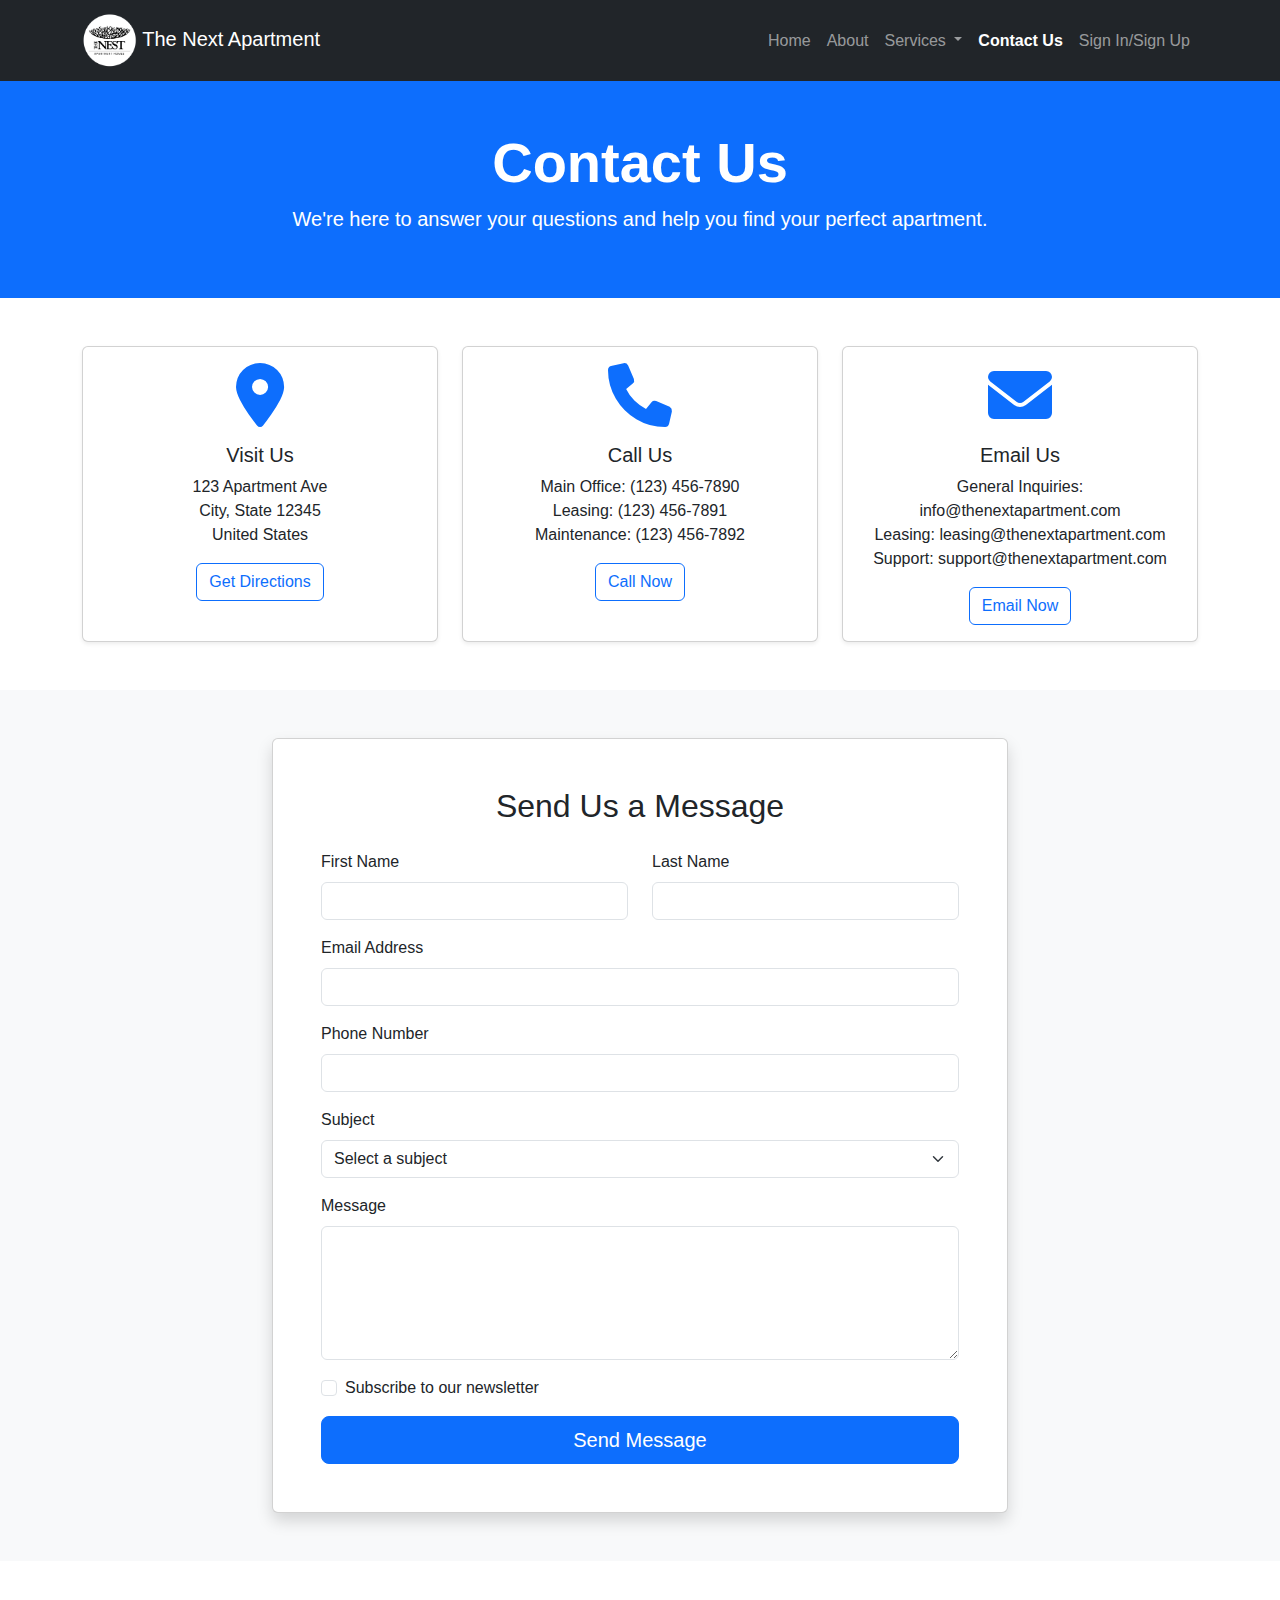
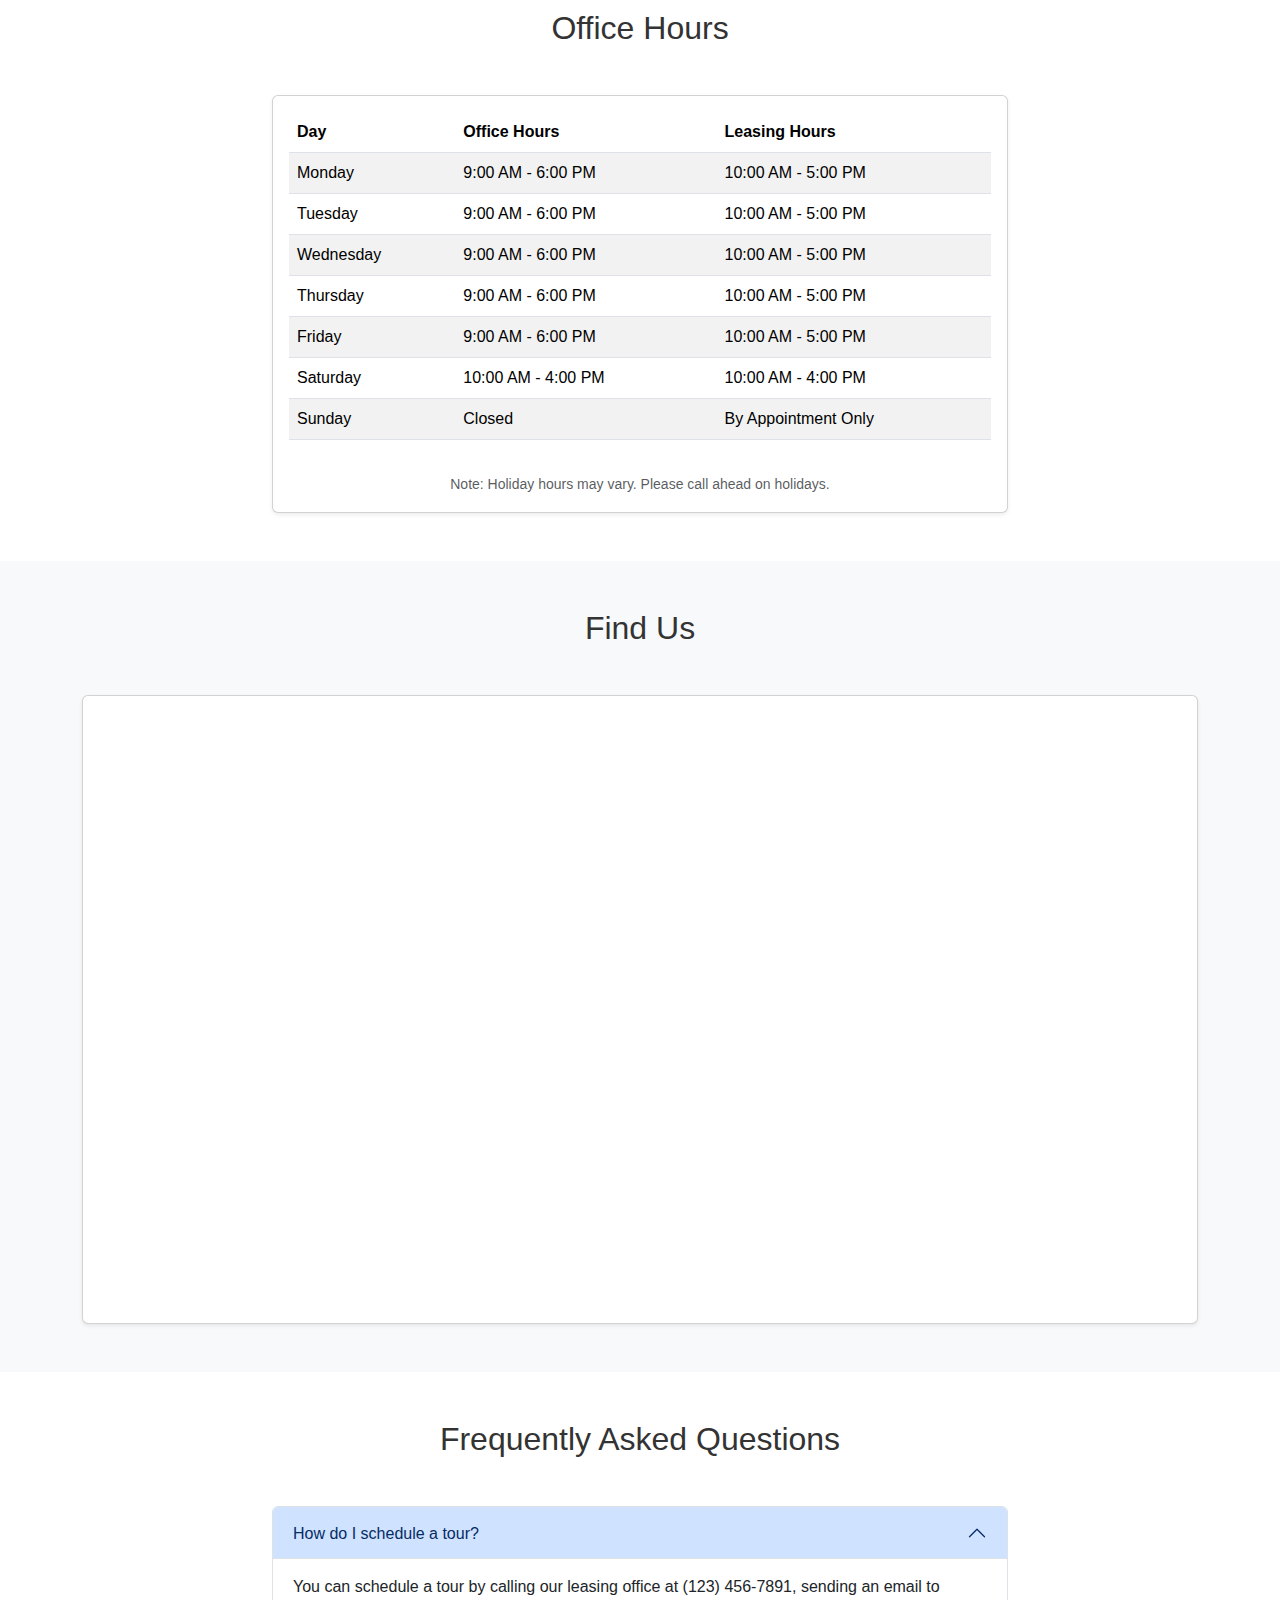
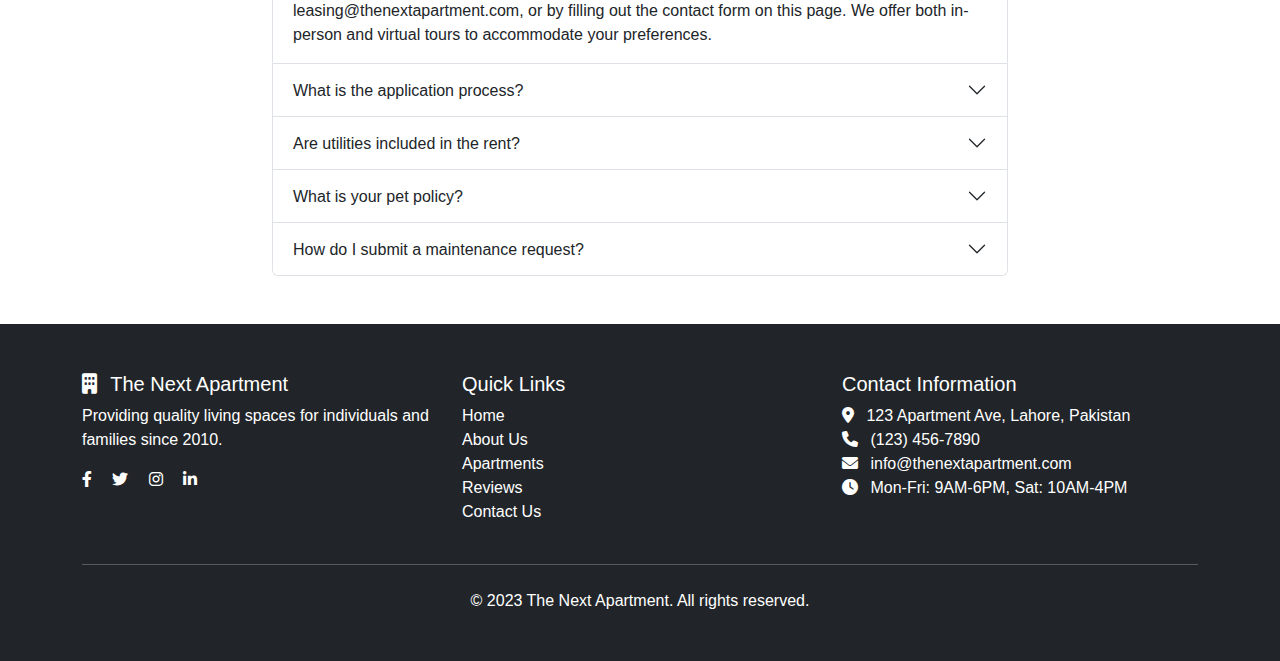
<file: Panding/Project/contact.html>
<!DOCTYPE html>
<html lang="en">

<head>
    <meta charset="UTF-8">
    <meta name="viewport" content="width=device-width, initial-scale=1.0">
    <title>Contact Us - The Next Apartment</title>
    <link rel="shortcut icon" href="/../Project/src/Favicon.ico" type="image/x-icon">
    <link href="https://cdn.jsdelivr.net/npm/bootstrap@5.3.0/dist/css/bootstrap.min.css" rel="stylesheet">
    <link rel="stylesheet" href="https://cdnjs.cloudflare.com/ajax/libs/font-awesome/6.0.0/css/all.min.css">
    <link rel="stylesheet" href="../Project/src/css/style.css">
</head>

<body>
    <!-- Navigation Bar -->
    <nav class="navbar navbar-expand-lg navbar-dark bg-dark sticky-top">
        <div class="container">
            <a class="navbar-brand" href="index.html">
                <img src="../Project/src/images/nestapt.spng_.png" alt="" width="55" height="55">
                The Next Apartment
            </a>
            <button class="navbar-toggler" type="button" data-bs-toggle="collapse" data-bs-target="#navbarNav">
                <span class="navbar-toggler-icon"></span>
            </button>
            <div class="collapse navbar-collapse" id="navbarNav">
                <ul class="navbar-nav ms-auto">
                    <li class="nav-item">
                        <a class="nav-link" href="index.html">Home</a>
                    </li>
                    <li class="nav-item">
                        <a class="nav-link" href="about.html">About</a>
                    </li>
                    <li class="nav-item dropdown">
                        <a class="nav-link dropdown-toggle" href="#" role="button" data-bs-toggle="dropdown">
                            Services
                        </a>
                        <ul class="dropdown-menu">
                            <li><a class="dropdown-item" href="apartments.html">Apartments For Rent</a></li>
                            <li><a class="dropdown-item" href="reviews.html">Reviews</a></li>
                        </ul>
                    </li>
                    <li class="nav-item">
                        <a class="nav-link active" href="contact.html">Contact Us</a>
                    </li>
                    <li class="nav-item">
                        <a class="nav-link" href="signin.html">Sign In/Sign Up</a>
                    </li>
                </ul>
            </div>
        </div>
    </nav>

    <!-- Page Header -->
    <header class="bg-primary text-white text-center py-5">
        <div class="container">
            <h1 class="display-4 fw-bold">Contact Us</h1>
            <p class="lead">We're here to answer your questions and help you find your perfect apartment.</p>
        </div>
    </header>

    <!-- Contact Information -->
    <section class="py-5">
        <div class="container">
            <div class="row">
                <div class="col-lg-4 mb-4 mb-lg-0">
                    <div class="card h-100 shadow-sm">
                        <div class="card-body text-center">
                            <!-- <div class="feature-icon bg-primary bg-gradient text-white rounded-circle mb-3">
                                <i class="fas fa-map-marker-alt"></i>
                            </div> -->
                            <i class="fas fa-map-marker-alt display-3 text-primary mb-3"></i>
                            <h5 class="card-title">Visit Us</h5>
                            <p class="card-text">
                                123 Apartment Ave<br>
                                City, State 12345<br>
                                United States
                            </p>
                            <a href="https://maps.google.com" target="_blank" class="btn btn-outline-primary">Get
                                Directions</a>
                        </div>
                    </div>
                </div>
                <div class="col-lg-4 mb-4 mb-lg-0">
                    <div class="card h-100 shadow-sm">
                        <div class="card-body text-center">
                            <!-- <div class="feature-icon bg-primary bg-gradient text-white rounded-circle mb-3">
                                <i class="fas fa-phone"></i>
                            </div> -->
                            <i class="fas fa-phone display-3 text-primary mb-3"></i>
                            <h5 class="card-title">Call Us</h5>
                            <p class="card-text">
                                Main Office: (123) 456-7890<br>
                                Leasing: (123) 456-7891<br>
                                Maintenance: (123) 456-7892
                            </p>
                            <a href="tel:+11234567890" class="btn btn-outline-primary">Call Now</a>
                        </div>
                    </div>
                </div>
                <div class="col-lg-4">
                    <div class="card h-100 shadow-sm">
                        <div class="card-body text-center">
                            <!-- <div class="feature-icon bg-primary bg-gradient text-white rounded-circle mb-3">
                                <i class="fas fa-envelope"></i>
                            </div> -->
                            <i class="fas fa-envelope display-3 text-primary mb-3"></i>
                            <h5 class="card-title">Email Us</h5>
                            <p class="card-text">
                                General Inquiries: info@thenextapartment.com<br>
                                Leasing: leasing@thenextapartment.com<br>
                                Support: support@thenextapartment.com
                            </p>
                            <a href="mailto:info@thenextapartment.com" class="btn btn-outline-primary">Email Now</a>
                        </div>
                    </div>
                </div>
            </div>
        </div>
    </section>

    <!-- Contact Form -->
    <section class="py-5 bg-light">
        <div class="container">
            <div class="row justify-content-center">
                <div class="col-lg-8">
                    <div class="card shadow">
                        <div class="card-body p-5">
                            <h2 class="text-center mb-4">Send Us a Message</h2>
                            <form id="contactForm">
                                <div class="row">
                                    <div class="col-md-6 mb-3">
                                        <label for="firstName" class="form-label">First Name</label>
                                        <input type="text" class="form-control" id="firstName" required>
                                    </div>
                                    <div class="col-md-6 mb-3">
                                        <label for="lastName" class="form-label">Last Name</label>
                                        <input type="text" class="form-control" id="lastName" required>
                                    </div>
                                </div>
                                <div class="mb-3">
                                    <label for="email" class="form-label">Email Address</label>
                                    <input type="email" class="form-control" id="email" required>
                                </div>
                                <div class="mb-3">
                                    <label for="phone" class="form-label">Phone Number</label>
                                    <input type="tel" class="form-control" id="phone" required>
                                </div>
                                <div class="mb-3">
                                    <label for="subject" class="form-label">Subject</label>
                                    <select class="form-select" id="subject" required>
                                        <option value="" selected disabled>Select a subject</option>
                                        <option value="general">General Inquiry</option>
                                        <option value="leasing">Leasing Information</option>
                                        <option value="tour">Schedule a Tour</option>
                                        <option value="maintenance">Maintenance Request</option>
                                        <option value="other">Other</option>
                                    </select>
                                </div>
                                <div class="mb-3">
                                    <label for="message" class="form-label">Message</label>
                                    <textarea class="form-control" id="message" rows="5" required></textarea>
                                </div>
                                <div class="mb-3 form-check">
                                    <input type="checkbox" class="form-check-input" id="newsletter">
                                    <label class="form-check-label" for="newsletter">Subscribe to our newsletter</label>
                                </div>
                                <div class="d-grid">
                                    <button type="submit" class="btn btn-primary btn-lg">Send Message</button>
                                </div>
                            </form>
                        </div>
                    </div>
                </div>
            </div>
        </div>
    </section>

    <!-- Office Hours -->
    <section class="py-5">
        <div class="container">
            <h2 class="text-center mb-5">Office Hours</h2>
            <div class="row justify-content-center">
                <div class="col-lg-8">
                    <div class="card shadow-sm">
                        <div class="card-body">
                            <div class="table-responsive">
                                <table class="table table-striped">
                                    <thead>
                                        <tr>
                                            <th>Day</th>
                                            <th>Office Hours</th>
                                            <th>Leasing Hours</th>
                                        </tr>
                                    </thead>
                                    <tbody>
                                        <tr>
                                            <td>Monday</td>
                                            <td>9:00 AM - 6:00 PM</td>
                                            <td>10:00 AM - 5:00 PM</td>
                                        </tr>
                                        <tr>
                                            <td>Tuesday</td>
                                            <td>9:00 AM - 6:00 PM</td>
                                            <td>10:00 AM - 5:00 PM</td>
                                        </tr>
                                        <tr>
                                            <td>Wednesday</td>
                                            <td>9:00 AM - 6:00 PM</td>
                                            <td>10:00 AM - 5:00 PM</td>
                                        </tr>
                                        <tr>
                                            <td>Thursday</td>
                                            <td>9:00 AM - 6:00 PM</td>
                                            <td>10:00 AM - 5:00 PM</td>
                                        </tr>
                                        <tr>
                                            <td>Friday</td>
                                            <td>9:00 AM - 6:00 PM</td>
                                            <td>10:00 AM - 5:00 PM</td>
                                        </tr>
                                        <tr>
                                            <td>Saturday</td>
                                            <td>10:00 AM - 4:00 PM</td>
                                            <td>10:00 AM - 4:00 PM</td>
                                        </tr>
                                        <tr>
                                            <td>Sunday</td>
                                            <td>Closed</td>
                                            <td>By Appointment Only</td>
                                        </tr>
                                    </tbody>
                                </table>
                            </div>
                            <p class="text-center mt-3 mb-0">
                                <small class="text-muted">Note: Holiday hours may vary. Please call ahead on
                                    holidays.</small>
                            </p>
                        </div>
                    </div>
                </div>
            </div>
        </div>
    </section>

    <!-- Map -->
    <section class="py-5 bg-light">
        <div class="container">
            <h2 class="text-center mb-5">Find Us</h2>
            <div class="row">
                <div class="col-12">
                    <div class="card shadow-sm">
                        <div class="card-body p-0">
                            <div class="ratio ratio-16x9">
                                <iframe
                                    src="https://www.google.com/maps/embed?pb=!1m18!1m12!1m3!1d3404.8261813865493!2d74.2275820742989!3d31.418914752149924!2m3!1f0!2f0!3f0!3m2!1i1024!2i768!4f13.1!3m3!1m2!1s0x3919011d595dd1a5%3A0x6909b216d3d7c4b4!2sSuperior%20University%20Gold%20Campus!5e0!3m2!1sen!2s!4v1746158421110!5m2!1sen!2s"
                                    width="600" height="450" style="border:0;" allowfullscreen="" loading="lazy"
                                    referrerpolicy="no-referrer-when-downgrade"></iframe>
                            </div>
                        </div>
                    </div>
                </div>
            </div>
        </div>
    </section>

    <!-- FAQ -->
    <section class="py-5">
        <div class="container">
            <h2 class="text-center mb-5">Frequently Asked Questions</h2>
            <div class="row justify-content-center">
                <div class="col-lg-8">
                    <div class="accordion" id="faqAccordion">
                        <div class="accordion-item">
                            <h2 class="accordion-header" id="headingOne">
                                <button class="accordion-button" type="button" data-bs-toggle="collapse"
                                    data-bs-target="#collapseOne" aria-expanded="true" aria-controls="collapseOne">
                                    How do I schedule a tour?
                                </button>
                            </h2>
                            <div id="collapseOne" class="accordion-collapse collapse show" aria-labelledby="headingOne"
                                data-bs-parent="#faqAccordion">
                                <div class="accordion-body">
                                    You can schedule a tour by calling our leasing office at (123) 456-7891, sending an
                                    email to leasing@thenextapartment.com, or by filling out the contact form on this
                                    page. We offer both in-person and virtual tours to accommodate your preferences.
                                </div>
                            </div>
                        </div>
                        <div class="accordion-item">
                            <h2 class="accordion-header" id="headingTwo">
                                <button class="accordion-button collapsed" type="button" data-bs-toggle="collapse"
                                    data-bs-target="#collapseTwo" aria-expanded="false" aria-controls="collapseTwo">
                                    What is the application process?
                                </button>
                            </h2>
                            <div id="collapseTwo" class="accordion-collapse collapse" aria-labelledby="headingTwo"
                                data-bs-parent="#faqAccordion">
                                <div class="accordion-body">
                                    Our application process is simple. After finding an apartment you like, you can
                                    apply online through our resident portal or in person at our leasing office. The
                                    application includes a credit and background check, verification of income, and
                                    rental history review. The application fee is $50 per applicant.
                                </div>
                            </div>
                        </div>
                        <div class="accordion-item">
                            <h2 class="accordion-header" id="headingThree">
                                <button class="accordion-button collapsed" type="button" data-bs-toggle="collapse"
                                    data-bs-target="#collapseThree" aria-expanded="false" aria-controls="collapseThree">
                                    Are utilities included in the rent?
                                </button>
                            </h2>
                            <div id="collapseThree" class="accordion-collapse collapse" aria-labelledby="headingThree"
                                data-bs-parent="#faqAccordion">
                                <div class="accordion-body">
                                    Utility inclusion varies by property. Some of our properties include water, trash,
                                    and sewer in the rent, while others require residents to set up their own utilities.
                                    Please check the specific apartment listing or contact our leasing office for
                                    details about the property you're interested in.
                                </div>
                            </div>
                        </div>
                        <div class="accordion-item">
                            <h2 class="accordion-header" id="headingFour">
                                <button class="accordion-button collapsed" type="button" data-bs-toggle="collapse"
                                    data-bs-target="#collapseFour" aria-expanded="false" aria-controls="collapseFour">
                                    What is your pet policy?
                                </button>
                            </h2>
                            <div id="collapseFour" class="accordion-collapse collapse" aria-labelledby="headingFour"
                                data-bs-parent="#faqAccordion">
                                <div class="accordion-body">
                                    Most of our properties are pet-friendly. We typically allow up to two pets per
                                    apartment with some breed and weight restrictions. There is a pet deposit of $300
                                    and a monthly pet rent of $35 per pet. Service animals are exempt from these fees
                                    and restrictions in accordance with fair housing laws.
                                </div>
                            </div>
                        </div>
                        <div class="accordion-item">
                            <h2 class="accordion-header" id="headingFive">
                                <button class="accordion-button collapsed" type="button" data-bs-toggle="collapse"
                                    data-bs-target="#collapseFive" aria-expanded="false" aria-controls="collapseFive">
                                    How do I submit a maintenance request?
                                </button>
                            </h2>
                            <div id="collapseFive" class="accordion-collapse collapse" aria-labelledby="headingFive"
                                data-bs-parent="#faqAccordion">
                                <div class="accordion-body">
                                    Current residents can submit maintenance requests through our resident portal, by
                                    calling our maintenance line at (123) 456-7892, or by emailing
                                    support@thenextapartment.com. For emergency maintenance issues outside of office
                                    hours, please call our 24/7 emergency maintenance line.
                                </div>
                            </div>
                        </div>
                    </div>
                </div>
            </div>
        </div>
    </section>

    <!-- Footer -->
    <footer class="bg-dark text-white py-5">
        <div class="container">
            <div class="row">
                <div class="col-md-4 mb-4 mb-md-0">
                    <h5><i class="fas fa-building me-2"></i> The Next Apartment</h5>
                    <p>Providing quality living spaces for individuals and families since 2010.</p>
                    <div class="social-icons">
                        <a href="#" class="text-white me-3"><i class="fab fa-facebook-f"></i></a>
                        <a href="#" class="text-white me-3"><i class="fab fa-twitter"></i></a>
                        <a href="#" class="text-white me-3"><i class="fab fa-instagram"></i></a>
                        <a href="#" class="text-white"><i class="fab fa-linkedin-in"></i></a>
                    </div>
                </div>
                <div class="col-md-4 mb-4 mb-md-0">
                    <h5>Quick Links</h5>
                    <ul class="list-unstyled">
                        <li><a href="index.html" class="text-white">Home</a></li>
                        <li><a href="about.html" class="text-white">About Us</a></li>
                        <li><a href="apartments.html" class="text-white">Apartments</a></li>
                        <li><a href="reviews.html" class="text-white">Reviews</a></li>
                        <li><a href="contact.html" class="text-white">Contact Us</a></li>
                    </ul>
                </div>
                <div class="col-md-4">
                    <h5>Contact Information</h5>
                    <ul class="list-unstyled">
                        <li><i class="fas fa-map-marker-alt me-2"></i> 123 Apartment Ave, Lahore, Pakistan</li>
                        <li><i class="fas fa-phone me-2"></i> (123) 456-7890</li>
                        <li><i class="fas fa-envelope me-2"></i> info@thenextapartment.com</li>
                        <li><i class="fas fa-clock me-2"></i> Mon-Fri: 9AM-6PM, Sat: 10AM-4PM</li>
                    </ul>
                </div>
            </div>
            <hr class="my-4">
            <div class="text-center">
                <p class="mb-0">&copy; 2023 The Next Apartment. All rights reserved.</p>
            </div>
        </div>
    </footer>

    <script src="https://cdn.jsdelivr.net/npm/bootstrap@5.3.0/dist/js/bootstrap.bundle.min.js"></script>
</body>

</html>
<!-- <script>
    // Simple form validation and submission
    document.getElementById('contactForm').addEventListener('submit', function (e) {
        e.preventDefault();
        alert('Thank you for your message! We will get back to you soon.');
        this.reset();
    });
</script> -->
</file>
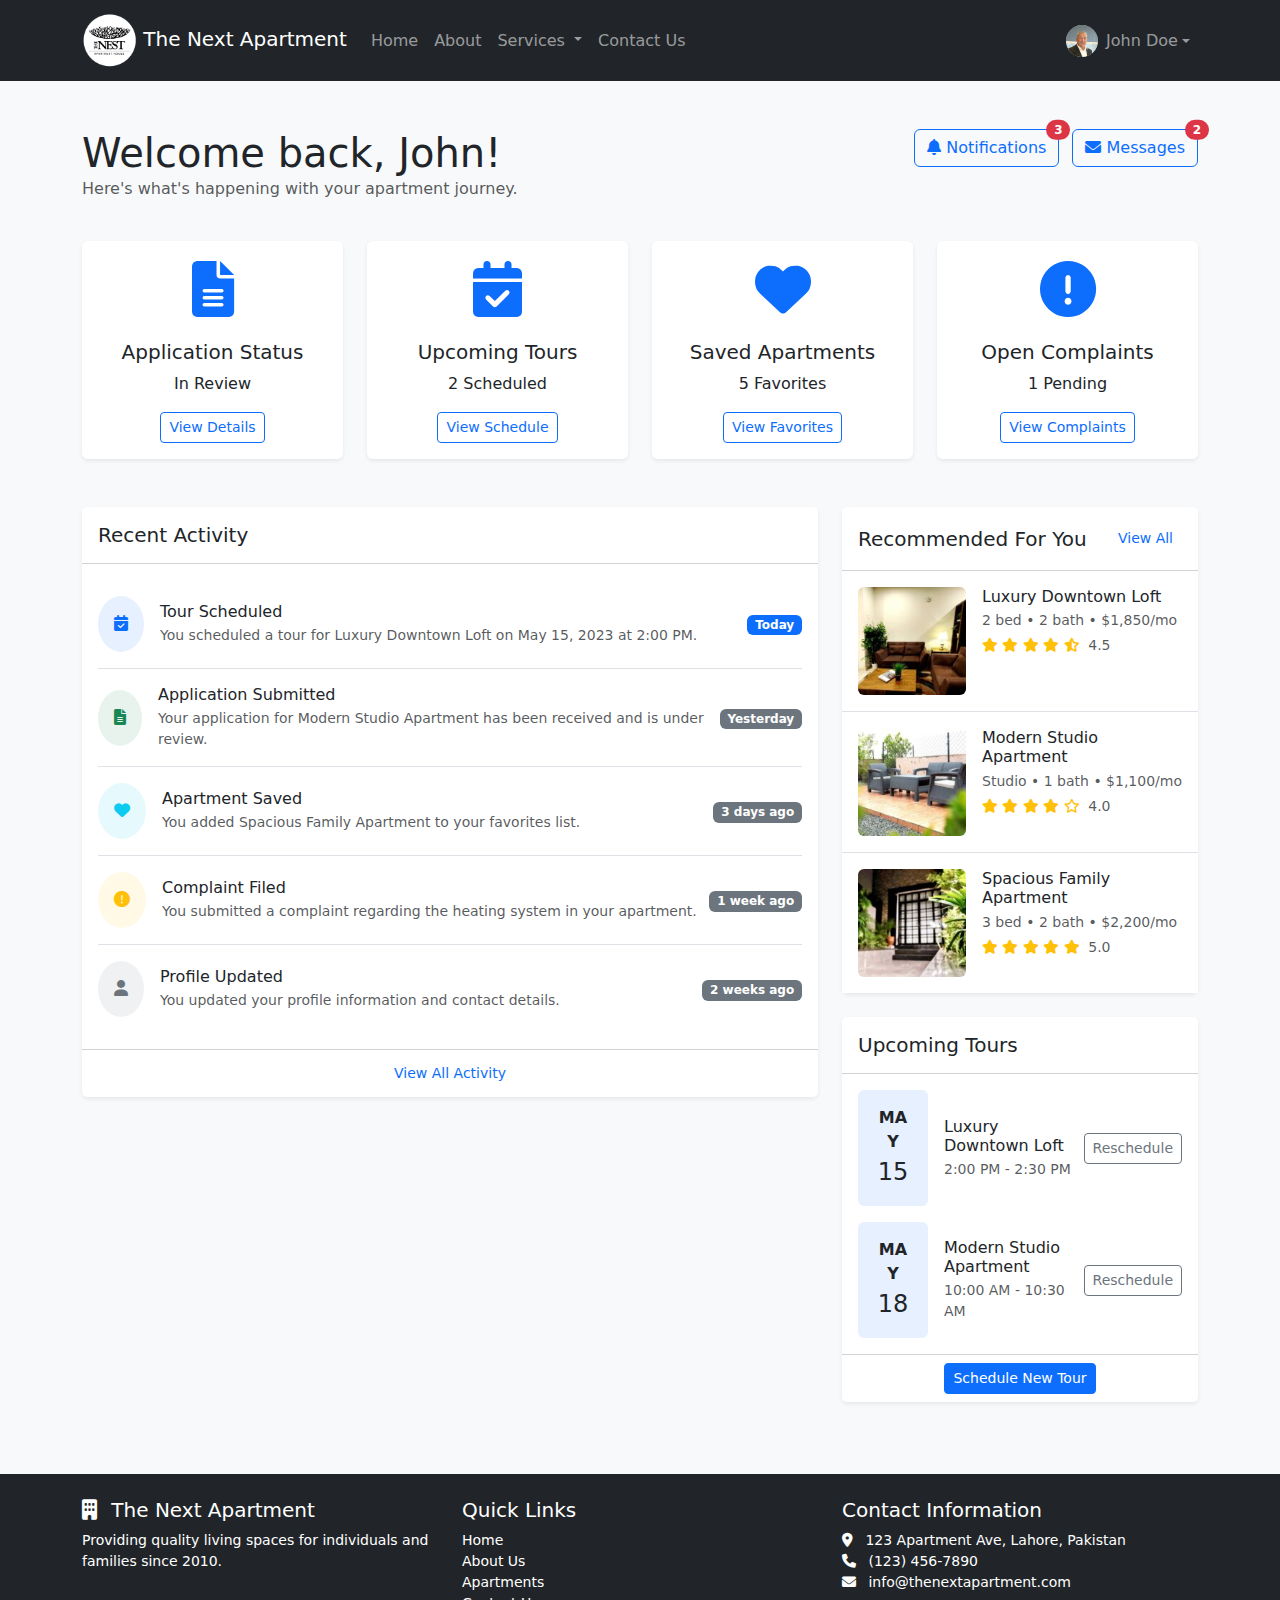
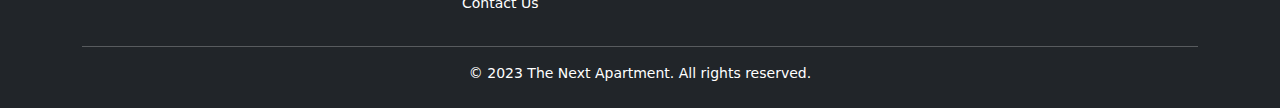
<file: Panding/Project/user-dashboard.html>
<!DOCTYPE html>
<html lang="en">
<head>
    <meta charset="UTF-8">
    <meta name="viewport" content="width=device-width, initial-scale=1.0">
    <title>User Dashboard - The Next Apartment</title>
    <link rel="shortcut icon" href="src/Favicon.ico" type="image/x-icon">
    <link href="https://cdn.jsdelivr.net/npm/bootstrap@5.3.0/dist/css/bootstrap.min.css" rel="stylesheet">
    <link rel="stylesheet" href="https://cdnjs.cloudflare.com/ajax/libs/font-awesome/6.0.0/css/all.min.css">
</head>
<body class="bg-light">
    <!-- Navigation Bar -->
    <nav class="navbar navbar-expand-lg navbar-dark bg-dark sticky-top">
        <div class="container">
            <a class="navbar-brand" href="index.html">
                <img src="src/images/nestapt.spng_.png" alt="" width="55" height="55">
                The Next Apartment
            </a>
            <button class="navbar-toggler" type="button" data-bs-toggle="collapse" data-bs-target="#navbarNav">
                <span class="navbar-toggler-icon"></span>
            </button>
            <div class="collapse navbar-collapse" id="navbarNav">
                <ul class="navbar-nav me-auto">
                    <li class="nav-item">
                        <a class="nav-link" href="index.html">Home</a>
                    </li>
                    <li class="nav-item">
                        <a class="nav-link" href="about.html">About</a>
                    </li>
                    <li class="nav-item dropdown">
                        <a class="nav-link dropdown-toggle" href="#" role="button" data-bs-toggle="dropdown">
                            Services
                        </a>
                        <ul class="dropdown-menu">
                            <li><a class="dropdown-item" href="apartments.html">Apartments For Rent</a></li>
                            <li><a class="dropdown-item" href="reviews.html">Reviews</a></li>
                        </ul>
                    </li>
                    <li class="nav-item">
                        <a class="nav-link" href="contact.html">Contact Us</a>
                    </li>
                </ul>
                <!-- User Dropdown -->
                <ul class="navbar-nav ms-auto">
                    <li class="nav-item dropdown">
                        <a class="nav-link dropdown-toggle d-flex align-items-center" href="#" role="button" data-bs-toggle="dropdown">
                            <img src="src/images/John.png" class="rounded-circle me-2" alt="User" width="32" height="32">
                            <span>John Doe</span>
                        </a>
                        <ul class="dropdown-menu dropdown-menu-end">
                            <li><a class="dropdown-item active" href="user-dashboard.html"><i class="fas fa-tachometer-alt me-2"></i>Dashboard</a></li>
                            <!-- user-profile.html -->
                            <li><a class="dropdown-item" href="#"><i class="fas fa-user me-2"></i>My Profile</a></li>
                            <li><a class="dropdown-item" href="user-favorites.html"><i class="fas fa-heart me-2"></i>Favorites</a></li>
                            <li><a class="dropdown-item" href="user-applications.html"><i class="fas fa-file-alt me-2"></i>My Applications</a></li>
                            <li><a class="dropdown-item" href="user-complaints.html"><i class="fas fa-exclamation-circle me-2"></i>Complaints</a></li>
                            <li><hr class="dropdown-divider"></li>
                            <!-- user-settings.html -->
                            <li><a class="dropdown-item" href="#"><i class="fas fa-cog me-2"></i>Settings</a></li>
                            <li><a class="dropdown-item" href="signin.html"><i class="fas fa-sign-out-alt me-2"></i>Logout</a></li>
                        </ul>
                    </li>
                </ul>
            </div>
        </div>
    </nav>

    <!-- User Dashboard Content -->
    <div class="container py-5">
        <div class="row mb-4">
            <div class="col-md-8">
                <h1 class="mb-0">Welcome back, John!</h1>
                <p class="text-muted">Here's what's happening with your apartment journey.</p>
            </div>
            <div class="col-md-4 text-md-end">
                <!-- user-notifications.html -->
                <a href="#" class="btn btn-outline-primary me-2 position-relative">
                    <i class="fas fa-bell"></i> Notifications
                    <span class="position-absolute top-0 start-100 translate-middle badge rounded-pill bg-danger">
                        3
                        <span class="visually-hidden">unread notifications</span>
                    </span>
                </a>
                <!-- user-messages.html -->
                <a href="#" class="btn btn-outline-primary position-relative">
                    <i class="fas fa-envelope"></i> Messages
                    <span class="position-absolute top-0 start-100 translate-middle badge rounded-pill bg-danger">
                        2
                        <span class="visually-hidden">unread messages</span>
                    </span>
                </a>
            </div>
        </div>

        <!-- Status Cards -->
        <div class="row g-4 mb-5">
            <div class="col-md-3">
                <div class="card border-0 shadow-sm h-100">
                    <div class="card-body text-center">
                        <div class="display-4 text-primary mb-3">
                            <i class="fas fa-file-alt"></i>
                        </div>
                        <h5 class="card-title">Application Status</h5>
                        <p class="card-text">In Review</p>
                        <a href="user-applications.html" class="btn btn-sm btn-outline-primary">View Details</a>
                    </div>
                </div>
            </div>
            <div class="col-md-3">
                <div class="card border-0 shadow-sm h-100">
                    <div class="card-body text-center">
                        <div class="display-4 text-primary mb-3">
                            <i class="fas fa-calendar-check"></i>
                        </div>
                        <h5 class="card-title">Upcoming Tours</h5>
                        <p class="card-text">2 Scheduled</p>
                        <!-- user-tours.html -->
                        <a href="#" class="btn btn-sm btn-outline-primary">View Schedule</a>
                    </div>
                </div>
            </div>
            <div class="col-md-3">
                <div class="card border-0 shadow-sm h-100">
                    <div class="card-body text-center">
                        <div class="display-4 text-primary mb-3">
                            <i class="fas fa-heart"></i>
                        </div>
                        <h5 class="card-title">Saved Apartments</h5>
                        <p class="card-text">5 Favorites</p>
                        <a href="user-favorites.html" class="btn btn-sm btn-outline-primary">View Favorites</a>
                    </div>
                </div>
            </div>
            <div class="col-md-3">
                <div class="card border-0 shadow-sm h-100">
                    <div class="card-body text-center">
                        <div class="display-4 text-primary mb-3">
                            <i class="fas fa-exclamation-circle"></i>
                        </div>
                        <h5 class="card-title">Open Complaints</h5>
                        <p class="card-text">1 Pending</p>
                        <a href="user-complaints.html" class="btn btn-sm btn-outline-primary">View Complaints</a>
                    </div>
                </div>
            </div>
        </div>

        <div class="row g-4">
            <!-- Recent Activity -->
            <div class="col-lg-8 mb-4">
                <div class="card border-0 shadow-sm">
                    <div class="card-header bg-white py-3">
                        <h5 class="card-title mb-0">Recent Activity</h5>
                    </div>
                    <div class="card-body">
                        <div class="list-group list-group-flush">
                            <div class="list-group-item px-0 py-3 d-flex align-items-center border-top-0 border-start-0 border-end-0">
                                <div class="bg-primary bg-opacity-10 p-3 rounded-circle me-3">
                                    <i class="fas fa-calendar-check text-primary"></i>
                                </div>
                                <div>
                                    <h6 class="mb-1">Tour Scheduled</h6>
                                    <p class="mb-0 text-muted small">You scheduled a tour for Luxury Downtown Loft on May 15, 2023 at 2:00 PM.</p>
                                </div>
                                <div class="ms-auto text-end">
                                    <span class="badge bg-primary">Today</span>
                                </div>
                            </div>
                            <div class="list-group-item px-0 py-3 d-flex align-items-center border-start-0 border-end-0">
                                <div class="bg-success bg-opacity-10 p-3 rounded-circle me-3">
                                    <i class="fas fa-file-alt text-success"></i>
                                </div>
                                <div>
                                    <h6 class="mb-1">Application Submitted</h6>
                                    <p class="mb-0 text-muted small">Your application for Modern Studio Apartment has been received and is under review.</p>
                                </div>
                                <div class="ms-auto text-end">
                                    <span class="badge bg-secondary">Yesterday</span>
                                </div>
                            </div>
                            <div class="list-group-item px-0 py-3 d-flex align-items-center border-start-0 border-end-0">
                                <div class="bg-info bg-opacity-10 p-3 rounded-circle me-3">
                                    <i class="fas fa-heart text-info"></i>
                                </div>
                                <div>
                                    <h6 class="mb-1">Apartment Saved</h6>
                                    <p class="mb-0 text-muted small">You added Spacious Family Apartment to your favorites list.</p>
                                </div>
                                <div class="ms-auto text-end">
                                    <span class="badge bg-secondary">3 days ago</span>
                                </div>
                            </div>
                            <div class="list-group-item px-0 py-3 d-flex align-items-center border-start-0 border-end-0">
                                <div class="bg-warning bg-opacity-10 p-3 rounded-circle me-3">
                                    <i class="fas fa-exclamation-circle text-warning"></i>
                                </div>
                                <div>
                                    <h6 class="mb-1">Complaint Filed</h6>
                                    <p class="mb-0 text-muted small">You submitted a complaint regarding the heating system in your apartment.</p>
                                </div>
                                <div class="ms-auto text-end">
                                    <span class="badge bg-secondary">1 week ago</span>
                                </div>
                            </div>
                            <div class="list-group-item px-0 py-3 d-flex align-items-center border-start-0 border-end-0 border-bottom-0">
                                <div class="bg-secondary bg-opacity-10 p-3 rounded-circle me-3">
                                    <i class="fas fa-user text-secondary"></i>
                                </div>
                                <div>
                                    <h6 class="mb-1">Profile Updated</h6>
                                    <p class="mb-0 text-muted small">You updated your profile information and contact details.</p>
                                </div>
                                <div class="ms-auto text-end">
                                    <span class="badge bg-secondary">2 weeks ago</span>
                                </div>
                            </div>
                        </div>
                    </div>
                    <div class="card-footer bg-white text-center">
                        <a href="#" class="btn btn-sm btn-link text-decoration-none">View All Activity</a>
                    </div>
                </div>
            </div>

            <!-- Recommended Apartments -->
            <div class="col-lg-4 mb-4">
                <div class="card border-0 shadow-sm">
                    <div class="card-header bg-white py-3 d-flex justify-content-between align-items-center">
                        <h5 class="card-title mb-0">Recommended For You</h5>
                        <!-- user-recommendations.html -->
                        <a href="#" class="btn btn-sm btn-link text-decoration-none">View All</a>
                    </div>
                    <div class="card-body p-0">
                        <div class="list-group list-group-flush">
                            <!-- user-apartment-details.html -->
                            <a href="#" class="list-group-item list-group-item-action p-3">
                                <div class="row g-0">
                                    <div class="col-4">
                                        <!-- src/images/Gallery-Portrait-5-150x150.jpg -->
                                        <img src="../Project/src/images/Gallery-Portrait-6-150x150.jpg" class="img-fluid rounded" alt="Apartment">
                                    </div>
                                    <div class="col-8 ps-3">
                                        <h6 class="mb-1">Luxury Downtown Loft</h6>
                                        <p class="mb-1 small text-muted">2 bed • 2 bath • $1,850/mo</p>
                                        <div class="text-warning small">
                                            <i class="fas fa-star"></i>
                                            <i class="fas fa-star"></i>
                                            <i class="fas fa-star"></i>
                                            <i class="fas fa-star"></i>
                                            <i class="fas fa-star-half-alt"></i>
                                            <span class="text-muted ms-1">4.5</span>
                                        </div>
                                    </div>
                                </div>
                            </a>
                            <!-- user-apartment-details.html -->
                            <a href="#" class="list-group-item list-group-item-action p-3">
                                <div class="row g-0">
                                    <div class="col-4">
                                        <img src="../Project/src/images/Gallery-Landscape-14-150x150.jpg" class="img-fluid rounded" alt="Apartment">
                                    </div>
                                    <div class="col-8 ps-3">
                                        <h6 class="mb-1">Modern Studio Apartment</h6>
                                        <p class="mb-1 small text-muted">Studio • 1 bath • $1,100/mo</p>
                                        <div class="text-warning small">
                                            <i class="fas fa-star"></i>
                                            <i class="fas fa-star"></i>
                                            <i class="fas fa-star"></i>
                                            <i class="fas fa-star"></i>
                                            <i class="far fa-star"></i>
                                            <span class="text-muted ms-1">4.0</span>
                                        </div>
                                    </div>
                                </div>
                            </a>
                            <!-- user-apartment-details.html -->
                            <a href="#" class="list-group-item list-group-item-action p-3">
                                <div class="row g-0">
                                    <div class="col-4">
                                        <img src="../Project/src/images/Gallery-Landscape-18-150x150.jpg" class="img-fluid rounded" alt="Apartment">
                                    </div>
                                    <div class="col-8 ps-3">
                                        <h6 class="mb-1">Spacious Family Apartment</h6>
                                        <p class="mb-1 small text-muted">3 bed • 2 bath • $2,200/mo</p>
                                        <div class="text-warning small">
                                            <i class="fas fa-star"></i>
                                            <i class="fas fa-star"></i>
                                            <i class="fas fa-star"></i>
                                            <i class="fas fa-star"></i>
                                            <i class="fas fa-star"></i>
                                            <span class="text-muted ms-1">5.0</span>
                                        </div>
                                    </div>
                                </div>
                            </a>
                        </div>
                    </div>
                </div>

                <!-- Upcoming Tours -->
                <div class="card border-0 shadow-sm mt-4">
                    <div class="card-header bg-white py-3">
                        <h5 class="card-title mb-0">Upcoming Tours</h5>
                    </div>
                    <div class="card-body">
                        <div class="d-flex align-items-center mb-3">
                            <div class="bg-primary bg-opacity-10 p-3 rounded me-3 text-center" style="min-width: 70px;">
                                <div class="fw-bold">MAY</div>
                                <div class="fs-4">15</div>
                            </div>
                            <div>
                                <h6 class="mb-1">Luxury Downtown Loft</h6>
                                <p class="mb-0 text-muted small">2:00 PM - 2:30 PM</p>
                            </div>
                            <div class="ms-auto">
                                <button class="btn btn-sm btn-outline-secondary">Reschedule</button>
                            </div>
                        </div>
                        <div class="d-flex align-items-center">
                            <div class="bg-primary bg-opacity-10 p-3 rounded me-3 text-center" style="min-width: 70px;">
                                <div class="fw-bold">MAY</div>
                                <div class="fs-4">18</div>
                            </div>
                            <div>
                                <h6 class="mb-1">Modern Studio Apartment</h6>
                                <p class="mb-0 text-muted small">10:00 AM - 10:30 AM</p>
                            </div>
                            <div class="ms-auto">
                                <button class="btn btn-sm btn-outline-secondary">Reschedule</button>
                            </div>
                        </div>
                    </div>
                    
                    <div class="card-footer bg-white text-center">
                        <!-- user-tours.html -->
                        <a href="#" class="btn btn-sm btn-primary">Schedule New Tour</a>
                    </div>
                </div>
            </div>
        </div>
    </div>

    <!-- Footer -->
    <footer class="bg-dark text-white py-4">
        <div class="container">
            <div class="row">
                <div class="col-md-4 mb-3 mb-md-0">
                    <h5><i class="fas fa-building me-2"></i> The Next Apartment</h5>
                    <p class="small">Providing quality living spaces for individuals and families since 2010.</p>
                </div>
                <div class="col-md-4 mb-3 mb-md-0">
                    <h5>Quick Links</h5>
                    <ul class="list-unstyled small">
                        <li><a href="index.html" class="text-white text-decoration-none">Home</a></li>
                        <li><a href="about.html" class="text-white text-decoration-none">About Us</a></li>
                        <li><a href="apartments.html" class="text-white text-decoration-none">Apartments</a></li>
                        <li><a href="contact.html" class="text-white text-decoration-none">Contact Us</a></li>
                    </ul>
                </div>
                <div class="col-md-4">
                    <h5>Contact Information</h5>
                    <ul class="list-unstyled small">
                        <li><i class="fas fa-map-marker-alt me-2"></i> 123 Apartment Ave, Lahore, Pakistan</li>
                        <li><i class="fas fa-phone me-2"></i> (123) 456-7890</li>
                        <li><i class="fas fa-envelope me-2"></i> info@thenextapartment.com</li>
                    </ul>
                </div>
            </div>
            <hr class="my-3">
            <div class="text-center small">
                <p class="mb-0">&copy; 2023 The Next Apartment. All rights reserved.</p>
            </div>
        </div>
    </footer>

    <script src="https://cdn.jsdelivr.net/npm/bootstrap@5.3.0/dist/js/bootstrap.bundle.min.js"></script>
</body>
</html>
</file>
<file: Panding/Project/src/css/style.css>
/* Custom Styles for The Next Apartment Website */

/* General Styles */
body {
    font-family: "Segoe UI", Tahoma, Geneva, Verdana, sans-serif;
    color: #333;
  }
  
  /* Hero Section */
  .hero-section {
    padding: 5rem 0;
    background-color: #f8f9fa;
  }
  
  /* Hero Carousel Section */
  .hero-carousel-section {
    position: relative;
  }
  
  .carousel-item {
    height: 80vh;
    min-height: 500px;
    background: no-repeat center center scroll;
    background-size: cover;
  }
  
  .carousel-item img {
    object-fit: cover;
    height: 100%;
  }
  
  .carousel-caption {
    position: absolute;
    top: 0;
    left: 0;
    right: 0;
    bottom: 0;
    background: rgba(0, 0, 0, 0.4);
    display: flex;
    align-items: center;
    text-align: left;
  }
  
  .carousel-caption h1,
  .carousel-caption p {
    text-shadow: 2px 2px 4px rgba(0, 0, 0, 0.7);
  }
  
  /* Responsive adjustments for carousel */
  @media (max-width: 768px) {
    .carousel-item {
      height: 70vh;
      min-height: 400px;
    }
  
    .carousel-caption h1 {
      font-size: 2rem;
    }
  
    .carousel-caption p {
      font-size: 1rem;
    }
  }
  
  @media (max-width: 576px) {
    .carousel-item {
      height: 60vh;
      min-height: 350px;
    }
  }
  
  /* Feature Icons */
  .feature-icon {
    display: inline-flex;
    align-items: center;
    justify-content: center;
    width: 4rem;
    height: 4rem;
    font-size: 2rem;
    border-radius: 50%;
  }
  
  /* Social Icons */
  .social-icons a {
    transition: opacity 0.3s;
  }
  
  .social-icons a:hover {
    opacity: 0.8;
  }
  
  /* Card Hover Effect */
  .card {
    transition: transform 0.3s, box-shadow 0.3s;
  }
  
  .card:hover {
    transform: translateY(-5px);
    box-shadow: 0 10px 20px rgba(0, 0, 0, 0.1) !important;
  }
  
  /* Footer Links */
  footer a {
    text-decoration: none;
    transition: opacity 0.3s;
  }
  
  footer a:hover {
    opacity: 0.8;
    text-decoration: underline;
  }
  
  /* Star Rating Hover Effect */
  .rating-stars i {
    cursor: pointer;
    color: #ffc107;
    transition: transform 0.2s;
  }
  
  .rating-stars i:hover {
    transform: scale(1.2);
  }
  
  /* Apartment Cards */
  .apartment-card {
    height: 100%;
  }
  
  /* Testimonial Cards */
  .testimonial-card {
    height: 100%;
  }
  
  /* Navbar Active Link */
  .navbar-nav .nav-link.active {
    font-weight: 600;
  }
  
  /* Button Hover Effects */
  .btn {
    transition: transform 0.2s;
  }
  
  .btn:hover {
    transform: translateY(-2px);
  }
  
  /* Custom Scrollbar */
  ::-webkit-scrollbar {
    width: 10px;
  }
  
  ::-webkit-scrollbar-track {
    background: #f1f1f1;
  }
  
  ::-webkit-scrollbar-thumb {
    background: #888;
    border-radius: 5px;
  }
  
  ::-webkit-scrollbar-thumb:hover {
    background: #555;
  }
  
  /* Responsive Adjustments */
  @media (max-width: 768px) {
    .hero-section {
      padding: 3rem 0;
    }
  
    .feature-icon {
      width: 3rem;
      height: 3rem;
      font-size: 1.5rem;
    }
  }
</file>
